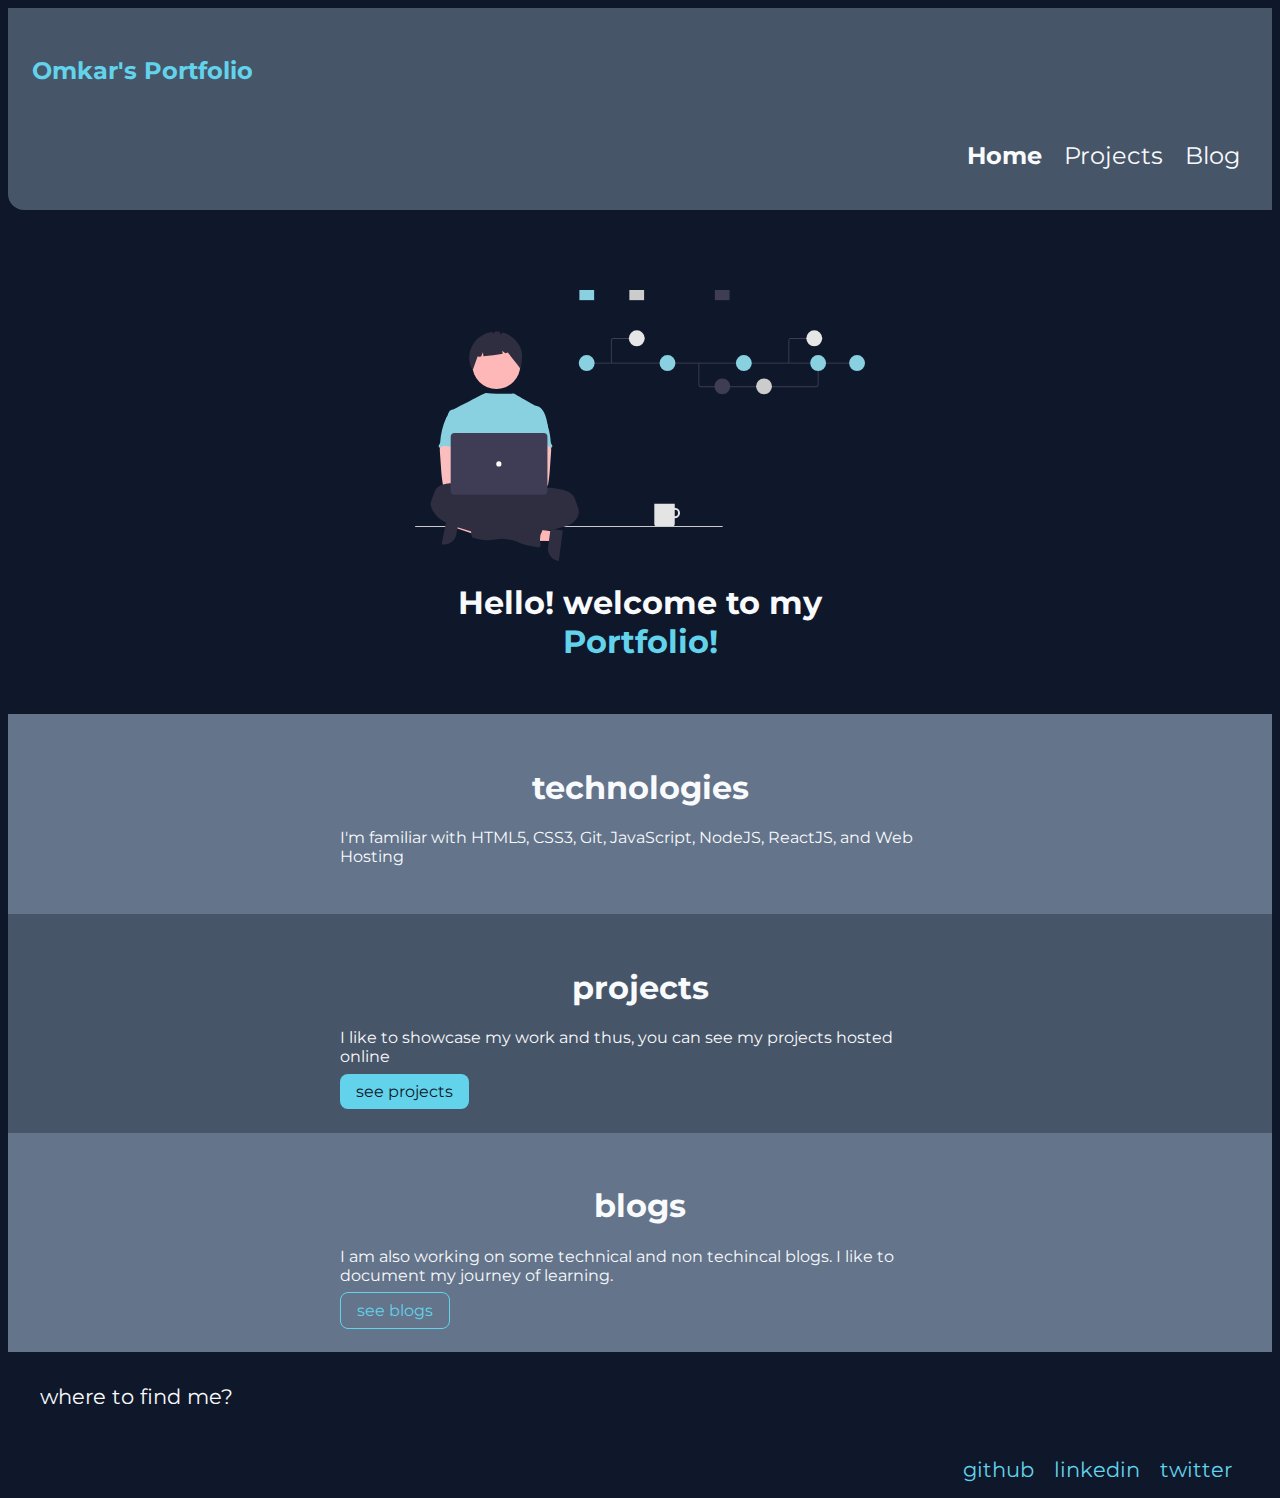
<file: index.html>
<!DOCTYPE html>
<html lang="en">
<head>
    <meta charset="UTF-8">
    <meta http-equiv="X-UA-Compatible" content="IE=edge">
    <meta name="viewport" content="width=device-width, initial-scale=1.0">
    <title>Home |Omkar Patil</title>
    <link href="styles.css" rel="stylesheet"/>
</head>
<body>
    <nav class="navigation container">
        <div class="nav-brand">Omkar's Portfolio</div>
        <ul class="nav-pills">
            <li class="list-inline"><a class="link link-active" href="/">Home</a></li>
            <li class="list-inline"><a class="link" href="projects.html">Projects</a></li>
            <li class="list-inline"><a class="link" href="blogs.html">Blog</a></li>
        </ul>
    </nav>

    <header class="hero">
        <img class="hero-img" src="images/hero.svg" />
        <h1  class="hero-header">Hello! welcome to my <div class="span">Portfolio!</div></h1>
    </header>

    <section class="section">
        <div class="container-centre"><h1>technologies</h1>
            <p>I'm familiar with HTML5, CSS3, Git, JavaScript, NodeJS, ReactJS, and Web Hosting</p>
            
        </div>
        
    </section>

    
    <section class="section ow">
        <div class="container-centre">
            <h1>projects</h1>
            <p>I like to showcase my work and thus, you can see my projects hosted online</p>
            <a class="primarylink" href="projects.html">see projects</a>
        </div>
        
    </section>

    <section class="section">
        <div class="container-centre"><h1>blogs</h1>
            <p>I am also working on some technical and non techincal blogs. I like to document my journey of learning.</p>
            <a class="seclink" href="blogs.html">see blogs </a>
            
        </div>
        
    </section>

    <footer class="footer">
    <div class="footer-header">where to find me?</div>
    <ul class="footer-pills">
        <li class="list-inline"><a class="link" href="https://github.com/omkarpatill">github</a></li>
        <li class="list-inline"><a class="link" href="https://www.linkedin.com/in/omkar-patil-977214261/">linkedin</a></li>
        <li class="list-inline"><a class="link" href="https://twitter.com/OmkarPatil_dev">twitter</a></li>
    </ul>
    </footer>
    
</body>
</html>
</file>
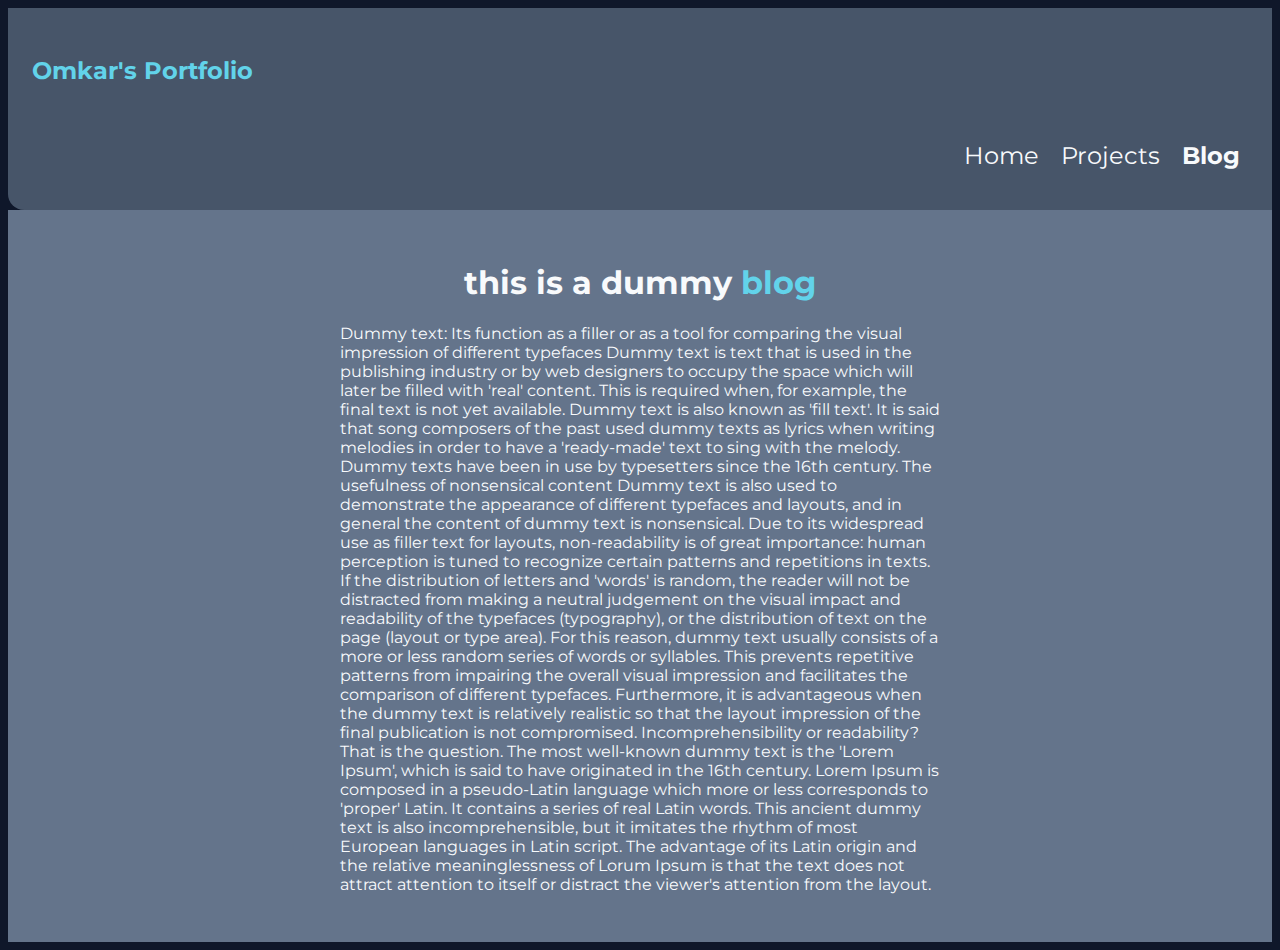
<file: blog1.html>
<!DOCTYPE html>
<html lang="en">
<head>
    <meta charset="UTF-8">
    <meta http-equiv="X-UA-Compatible" content="IE=edge">
    <meta name="viewport" content="width=device-width, initial-scale=1.0">
    <title>Blog 1</title>
    <link href="styles.css" rel="stylesheet"/>
</head>
<body>
    <nav class="navigation container">
        <div class="nav-brand">Omkar's Portfolio</div>
        <ul class="nav-pills">
            <li class="list-inline"><a class="link" href="index.html">Home</a></li>
            <li class="list-inline"><a class="link" href="projects.html">Projects</a></li>
            <li class="list-inline"><a class="link link-active"  href="blogs.html">Blog</a></li>
        </ul>
    </nav>

    <header>
       
        <section class="section">
            <div class="container-centre"> <h1 class="hero-header">this is a dummy <span class="span">blog</span></h1>
                <p>Dummy text: Its function as a filler or as a tool for comparing the visual impression of different typefaces Dummy text is text that is used in the publishing industry or by web designers to occupy the space which will later be filled with 'real' content. This is required when, for example, the final text is not yet available. Dummy text is also known as 'fill text'. It is said that song composers of the past used dummy texts as lyrics when writing melodies in order to have a 'ready-made' text to sing with the melody. Dummy texts have been in use by typesetters since the 16th century.

                    The usefulness of nonsensical content
                    
                    Dummy text is also used to demonstrate the appearance of different typefaces and layouts, and in general the content of dummy text is nonsensical. Due to its widespread use as filler text for layouts, non-readability is of great importance: human perception is tuned to recognize certain patterns and repetitions in texts. If the distribution of letters and 'words' is random, the reader will not be distracted from making a neutral judgement on the visual impact and readability of the typefaces (typography), or the distribution of text on the page (layout or type area). For this reason, dummy text usually consists of a more or less random series of words or syllables. This prevents repetitive patterns from impairing the overall visual impression and facilitates the comparison of different typefaces. Furthermore, it is advantageous when the dummy text is relatively realistic so that the layout impression of the final publication is not compromised.
                    
                    Incomprehensibility or readability? That is the question.
                    
                    The most well-known dummy text is the 'Lorem Ipsum', which is said to have originated in the 16th century. Lorem Ipsum is composed in a pseudo-Latin language which more or less corresponds to 'proper' Latin. It contains a series of real Latin words. This ancient dummy text is also incomprehensible, but it imitates the rhythm of most European languages in Latin script. The advantage of its Latin origin and the relative meaninglessness of Lorum Ipsum is that the text does not attract attention to itself or distract the viewer's attention from the layout.</p>
                
            </div>
    </header>
</body>
</html>
</file>
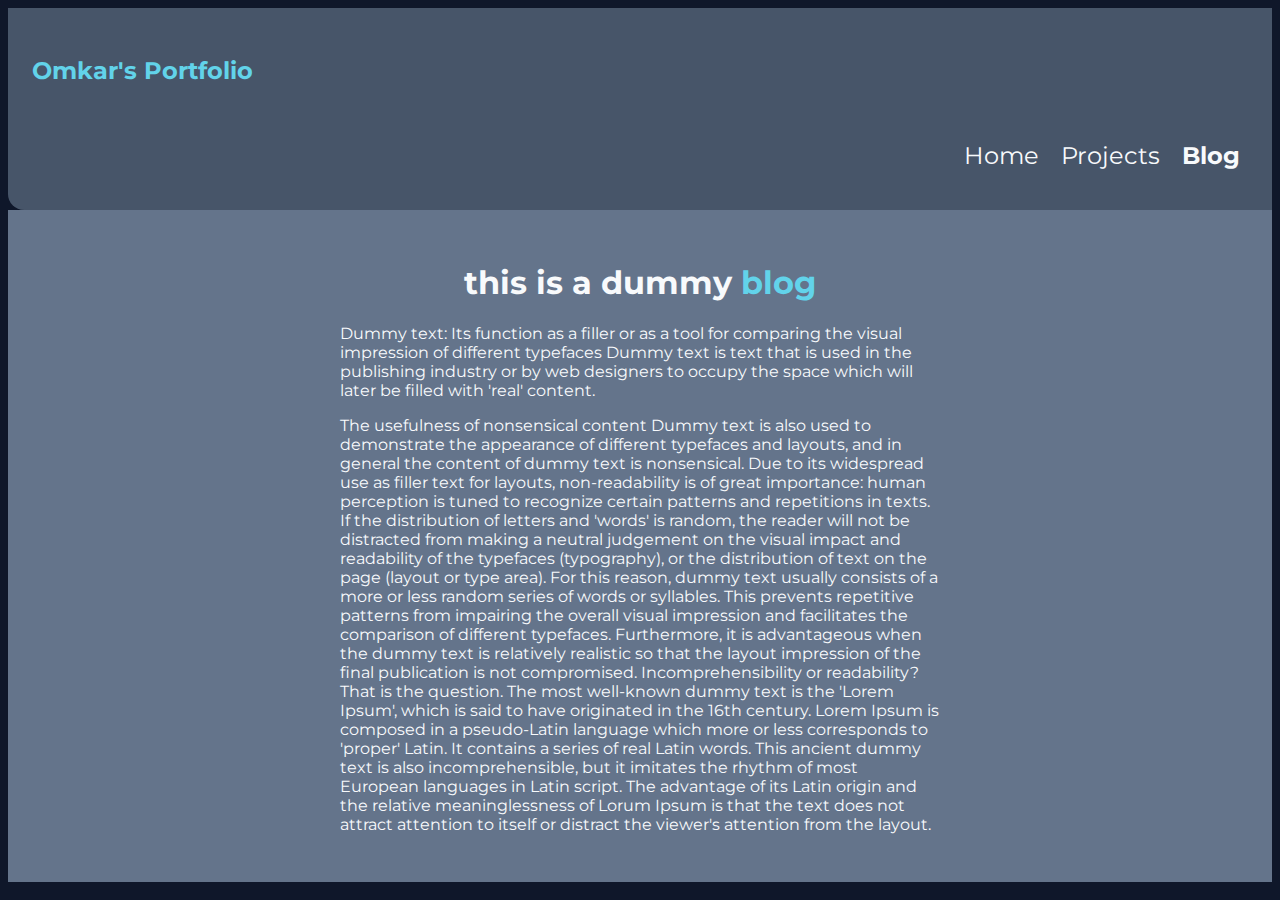
<file: blog2.html>
<!DOCTYPE html>
<html lang="en">
<head>
    <meta charset="UTF-8">
    <meta http-equiv="X-UA-Compatible" content="IE=edge">
    <meta name="viewport" content="width=device-width, initial-scale=1.0">
    <title>Blog 1</title>
    <link href="styles.css" rel="stylesheet"/>
</head>
<body>
    <nav class="navigation container">
        <div class="nav-brand">Omkar's Portfolio</div>
        <ul class="nav-pills">
            <li class="list-inline"><a class="link" href="index.html">Home</a></li>
            <li class="list-inline"><a class="link" href="projects.html">Projects</a></li>
            <li class="list-inline"><a class="link link-active"  href="blogs.html">Blog</a></li>
        </ul>
    </nav>

    <header>
       
        <section class="section">
            <div class="container-centre"> <h1 class="hero-header">this is a dummy <span class="span">blog</span></h1>
                <p>Dummy text: Its function as a filler or as a tool for comparing the visual impression of different typefaces Dummy text is text that is used in the publishing industry or by web designers to occupy the space which will later be filled with 'real' content.</p>
                    The usefulness of nonsensical content
                    
                    Dummy text is also used to demonstrate the appearance of different typefaces and layouts, and in general the content of dummy text is nonsensical. Due to its widespread use as filler text for layouts, non-readability is of great importance: human perception is tuned to recognize certain patterns and repetitions in texts. If the distribution of letters and 'words' is random, the reader will not be distracted from making a neutral judgement on the visual impact and readability of the typefaces (typography), or the distribution of text on the page (layout or type area). For this reason, dummy text usually consists of a more or less random series of words or syllables. This prevents repetitive patterns from impairing the overall visual impression and facilitates the comparison of different typefaces. Furthermore, it is advantageous when the dummy text is relatively realistic so that the layout impression of the final publication is not compromised.
                    
                    Incomprehensibility or readability? That is the question.
                    
                    The most well-known dummy text is the 'Lorem Ipsum', which is said to have originated in the 16th century. Lorem Ipsum is composed in a pseudo-Latin language which more or less corresponds to 'proper' Latin. It contains a series of real Latin words. This ancient dummy text is also incomprehensible, but it imitates the rhythm of most European languages in Latin script. The advantage of its Latin origin and the relative meaninglessness of Lorum Ipsum is that the text does not attract attention to itself or distract the viewer's attention from the layout.</p>
                
            </div>
    </header>
</body>
</html>
</file>
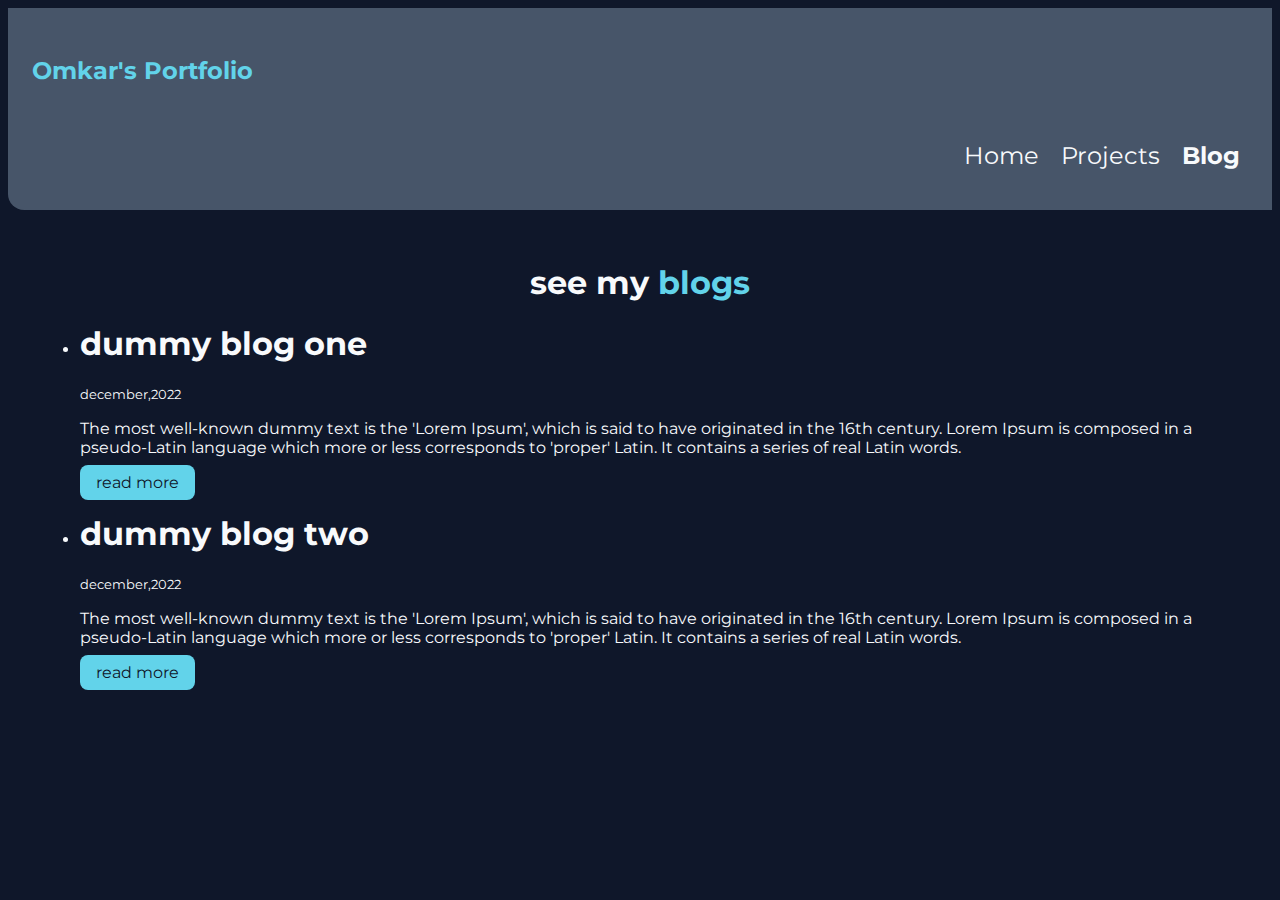
<file: blogs.html>
<!DOCTYPE html>
<html lang="en">
<head>
    <meta charset="UTF-8">
    <meta http-equiv="X-UA-Compatible" content="IE=edge">
    <meta name="viewport" content="width=device-width, initial-scale=1.0">
    <title>Blogs</title>
    <link href="styles.css" rel="stylesheet"/>
</head>
<body>
    <nav class="navigation container">
        <div class="nav-brand">Omkar's Portfolio</div>
        <ul class="nav-pills">
            <li class="list-inline"><a class="link" href="index.html">Home</a></li>
            <li class="list-inline"><a class="link" href="projects.html">Projects</a></li>
            <li class="list-inline"><a class="link link-active"  href="blogs.html">Blog</a></li>
        </ul>
    </nav>

    <header class="hero">
        <h1 class="hero-header">see my <span class="span">blogs</span></h1>
        <ul>
            <li><h1>dummy blog one</h1> <small>december,2022</small></li>
            <p>The most well-known dummy text is the 'Lorem Ipsum', which is said to have originated in the 16th century. Lorem Ipsum is composed in a pseudo-Latin language which more or less corresponds to 'proper' Latin. It contains a series of real Latin words.</p>
            <a class="primarylink" href="blog1.html">read more</a>

            <li><h1>dummy blog two</h1> <small>december,2022</small></li>
            <p>The most well-known dummy text is the 'Lorem Ipsum', which is said to have originated in the 16th century. Lorem Ipsum is composed in a pseudo-Latin language which more or less corresponds to 'proper' Latin. It contains a series of real Latin words.</p>
            <a class="primarylink" href="blog2.html">read more</a>
        </ul>
 </header>
</body>
</html>
</file>
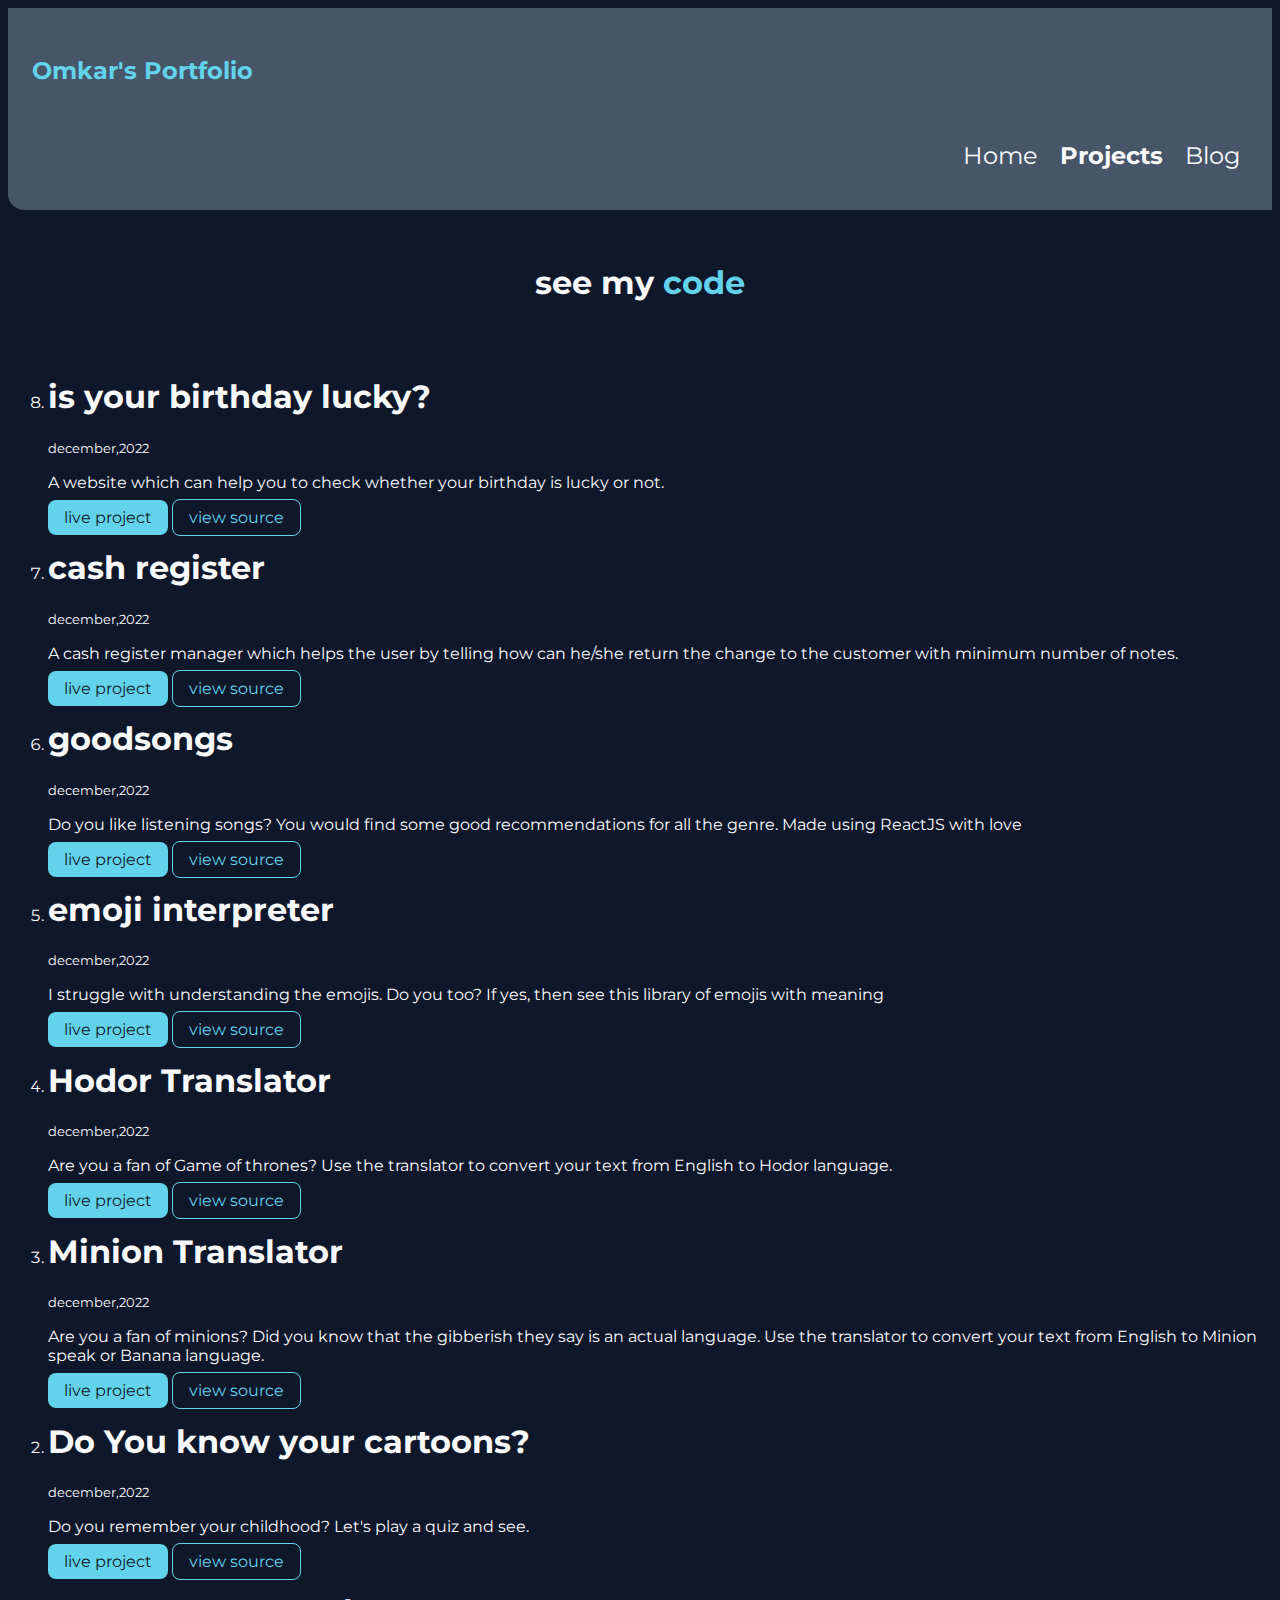
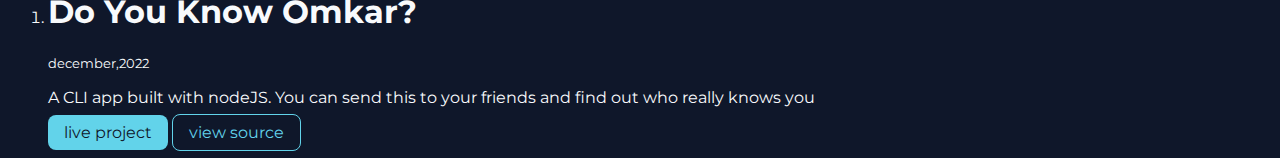
<file: projects.html>
<!DOCTYPE html>
<html lang="en">
<head>
    <meta charset="UTF-8">
    <meta http-equiv="X-UA-Compatible" content="IE=edge">
    <meta name="viewport" content="width=device-width, initial-scale=1.0">
    <title>Projects</title>
    <link href="styles.css" rel="stylesheet"/>
</head>
<body>
    <nav class="navigation container">
        <div class="nav-brand">Omkar's Portfolio</div>
        <ul class="nav-pills">
            <li class="list-inline"><a class="link" href="index.html">Home</a></li>
            <li class="list-inline"><a class="link link-active" href="projects.html">Projects</a></li>
            <li class="list-inline"><a class="link"  href="blogs.html">Blog</a></li>
        </ul>
    </nav>

   <header class="hero">
       <h1 class="hero-header">see my <span class="span">code</span></h1>
</header>


    <ol reversed>
        
        <li><h1>is your birthday lucky?</h1> <small>december,2022</small></li>
        <p>A website which can help you to check whether your birthday is lucky or not.</p>
        <a class="primarylink" href="https://omkarsluckybirthday.netlify.app/">live project</a>
        <a class="seclink" href="https://github.com/omkarpatill/Is-your-Birthday-Lucky">view source </a> 
        
        
        <li><h1>cash register</h1> <small>december,2022</small></li>
        <p>A cash register manager which helps the user by telling how can he/she return the change to the customer with minimum number of notes.</p>
        <a class="primarylink" href="https://omkarscashregister.netlify.app/">live project</a>
        <a class="seclink" href="https://github.com/omkarpatill/Cash-Register">view source </a> 
        
        <li><h1>goodsongs</h1> <small>december,2022</small></li>
        <p>Do you like listening songs? You would find some good recommendations for all the genre. Made using ReactJS with love</p>
        <a class="primarylink" href="https://xxuhox.csb.app">live project</a>
        <a class="seclink" href="https://codesandbox.io/s/song-recommendation-app-xxuhox">view source </a> 
        
        
        <li><h1>emoji interpreter</h1> <small>december,2022</small></li>
        <p>I struggle with understanding the emojis. Do you too? If yes, then see this library of emojis with meaning</p>
        <a class="primarylink" href="https://h83qny.csb.app/">live project</a>
        <a class="seclink" href="https://codesandbox.io/s/emojipedia-h83qny">view source </a> 


        <li><h1>Hodor Translator</h1> <small>december,2022</small></li>
        <p>Are you a fan of Game of thrones? Use the translator to convert your text from English to Hodor language.</p>
        <a class="primarylink" href="https://hodortranslate.netlify.app/">live project</a>
        <a class="seclink" href="https://github.com/omkarpatill/Hodor-translator">view source </a> 
        
        <li><h1>Minion Translator</h1> <small>december,2022</small></li>
        <p>Are you a fan of minions? Did you know that the gibberish they say is an actual language. Use the translator to convert your text from English to Minion speak or Banana language.</p>
        <a class="primarylink" href="https://omkarsbanaspeak.netlify.app/">live project</a>
        <a class="seclink" href="https://github.com/omkarpatill/banana-speak">view source </a>
        
        <li><h1>Do You know your cartoons?</h1> <small>december,2022</small></li>
        <p>Do you remember your childhood? Let's play a quiz and see.</p>
        <a class="primarylink" href="https://replit.com/@OmkarPatil35/Quiz?embed=true">live project</a>
        <a class="seclink" href="https://github.com/omkarpatill/Quiz-on-cartoons">view source </a>
       
        <li><h1>Do You Know Omkar?</h1> <small>december,2022</small></li>
        <p>A CLI app built with nodeJS. You can send this to your friends and find out who really knows you</p>
        <a class="primarylink" href="https://replit.com/@OmkarPatil35/end-game?embed=true">live project</a>
        <a class="seclink" href="https://github.com/omkarpatill/Quiz-Do-you-now-Omkar">view source </a>
    </ol>
    
</body>
</html>
</file>
<file: styles.css>
@import url('https://fonts.googleapis.com/css2?family=Montserrat&display=swap');

body{
    font-family: 'Montserrat', sans-serif;
    background-color: #0f172a;
    color: #f8fafc;
}

hr{
    margin: 2rem 0rem;
}

.container{
    padding-left: 2rem;
    padding-right: 2rem;
}
.container-centre{
    max-width: 600px;
    margin:auto;
}
.primarylink{
    text-decoration: none;
    padding: 0.5rem 1rem;
    background-color: #62D3EA ;
    color:#0f172a;
    border-radius: 0.5rem;
    
     

}
.seclink{
    color: #62D3EA;
    text-decoration: none ;
    padding: 0.5rem 1rem;
    border: 1px solid #62D3EA;
    border-radius: 0.5rem;
    
}
.list-nonbullet{
    list-style: none;
}
.list-inline{
    display: inline;
    padding: 0rem 0.5rem;
} 

.navigation{
    background-color: #475569;
    padding: 3rem 1.5rem 1rem ;
    border-bottom-left-radius: 1rem;
}
.navigation .nav-pills{
   padding-top: 2rem;
   text-align: right;
   font-size: 1.5rem;
}
.navigation .nav-brand{
    padding-top: 0rem;
    font-weight: bolder;
    font-size: 1.5rem;
    color: #62D3EA;
    
}
.navigation .link{
    color: #f8fafc;
    text-decoration: none;
}

.navigation .link-active{
    font-weight: bold;
}
.hero{
    padding: 2rem;
}
.hero .hero-img{
    max-width: 450px;
    display: block ;
    margin: auto;
    padding-top: 3rem;
}
.hero .hero-header{
    text-align: center;
}
.hero-header .span{
    color:#62D3EA ;
}


.section h1{
    text-align: center;

}
.section{
    padding: 2rem;
    background-color:#64748b;

    
}
.ow{
    background-color: #475569;
    
}
.footer-pills{
    text-align: right;
    padding-right: 2rem;

}
.footer-pills .link{
    color:#62D3EA;
    text-decoration: none;
    font-size: 1.3rem;
    

}
.footer-header{
    padding: 2rem ;
    border-top-right-radius: 1rem;
    font-size: 1.3rem;
}
</file>
